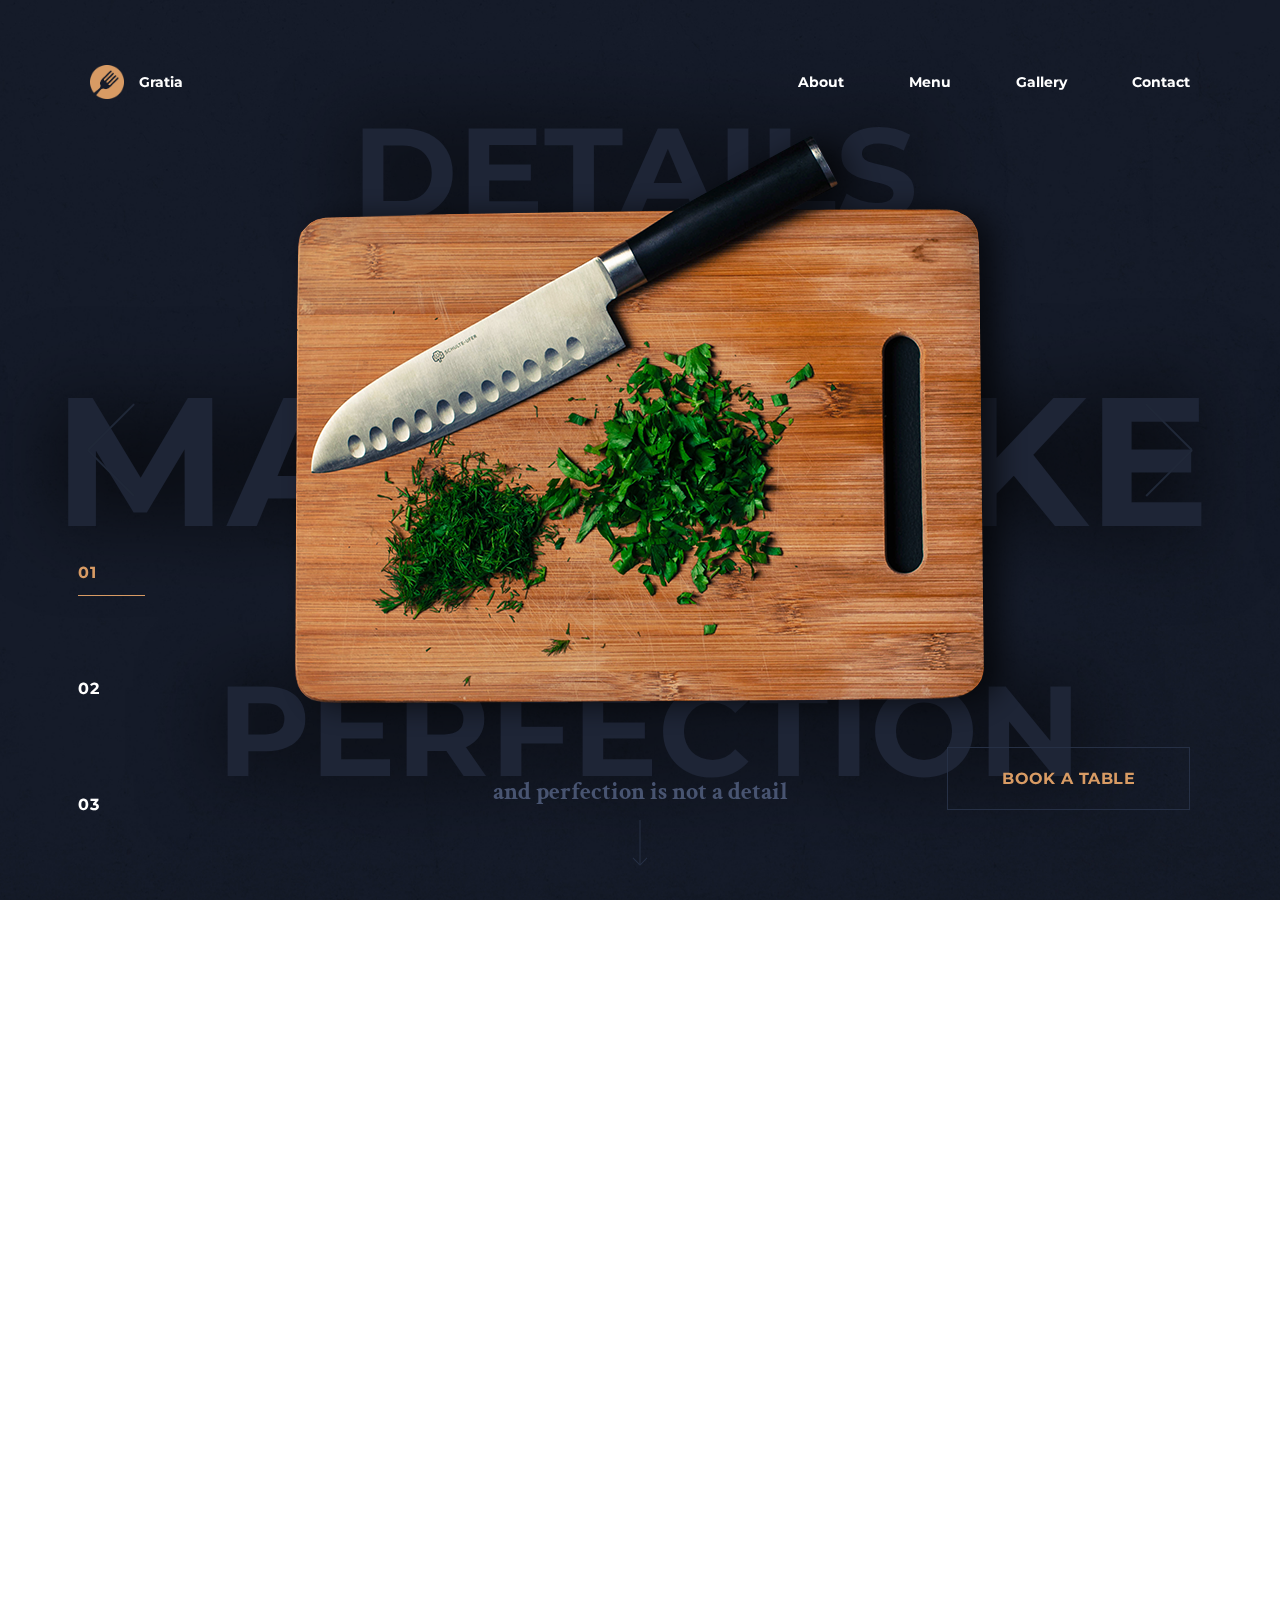
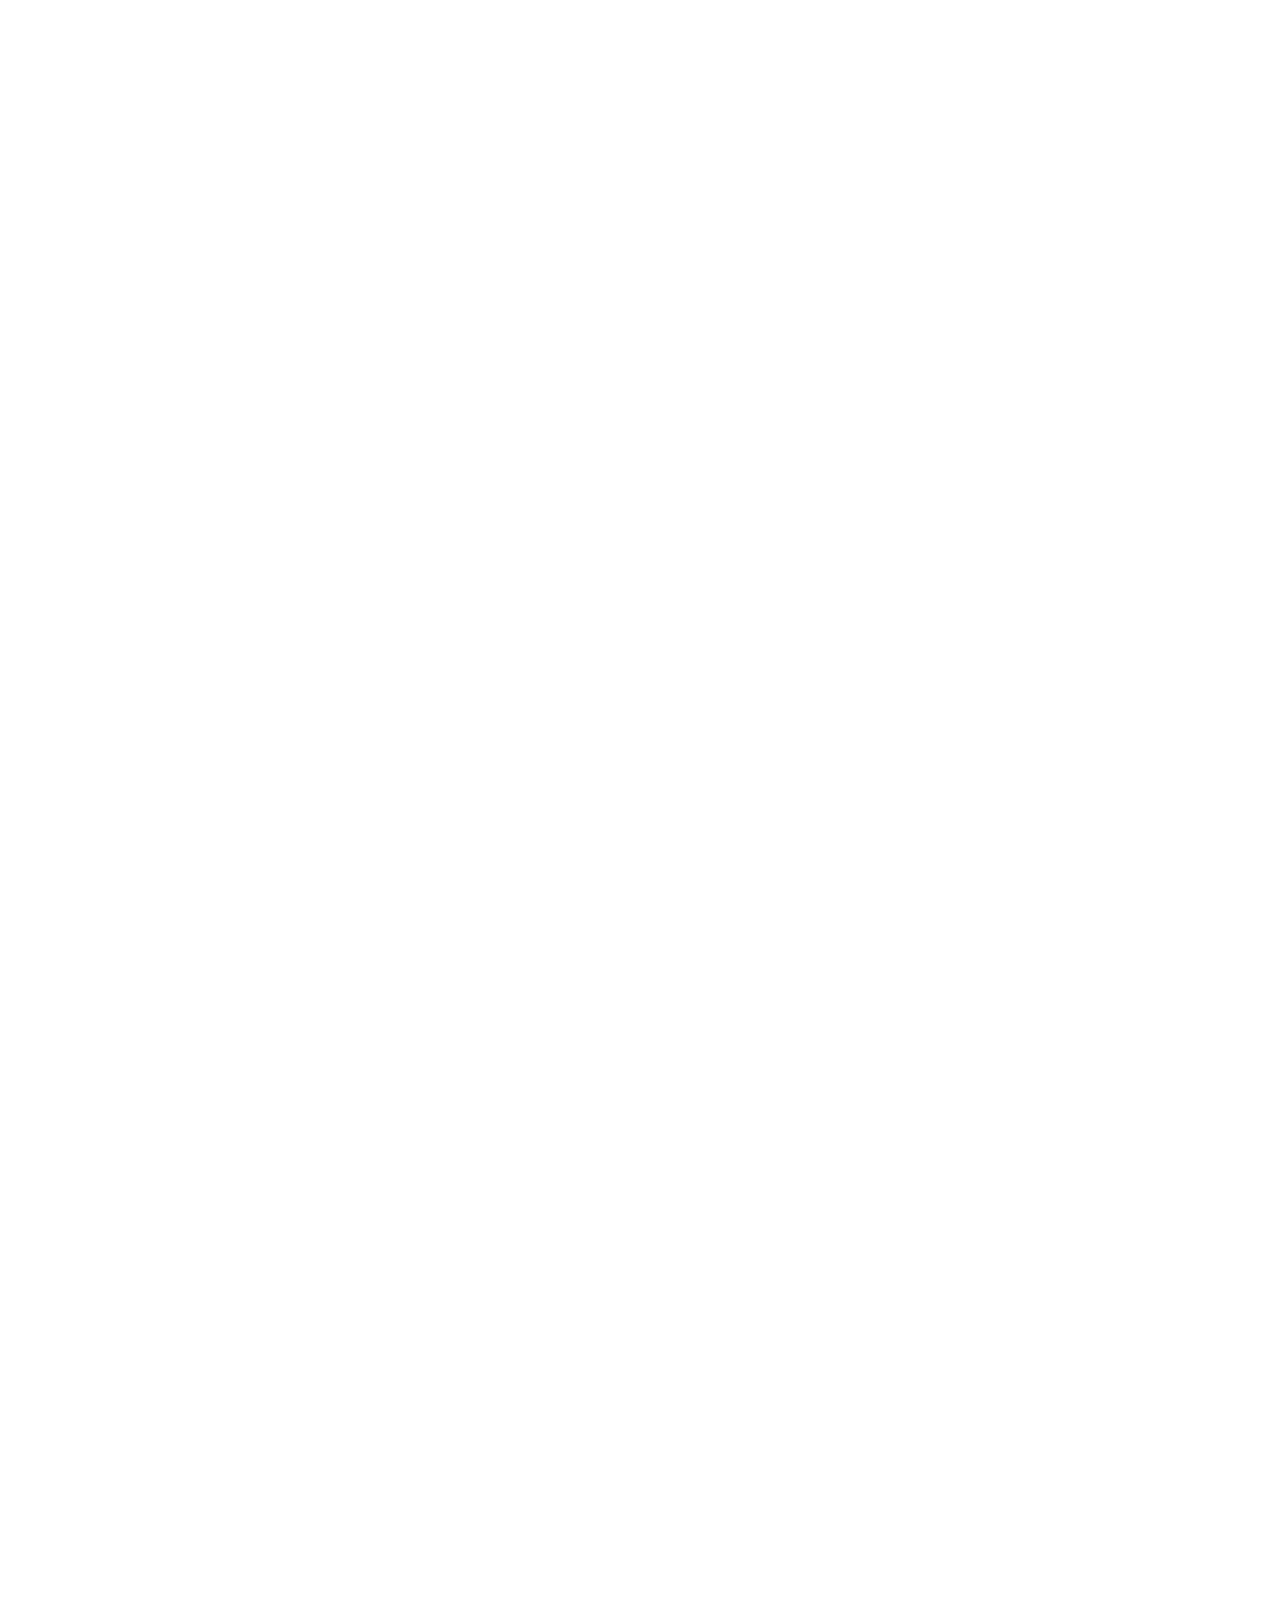
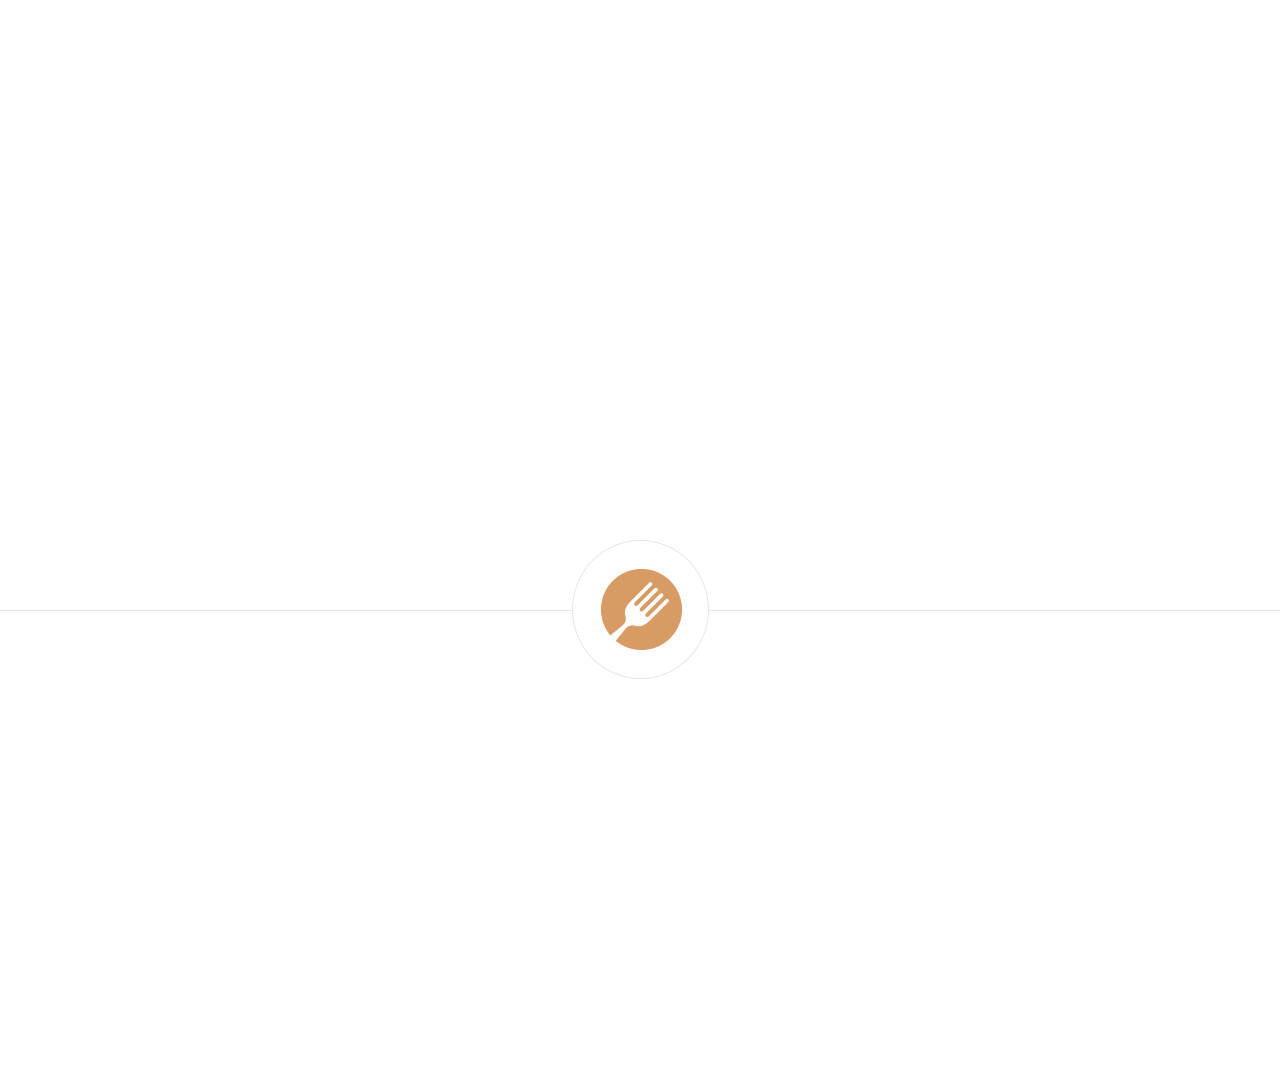
<file: index.html>
<!DOCTYPE html>
<html>
<head>
	<meta charset="utf-8">
	<meta name="viewport" content="width=device-width, initial-scale=1.0, maximum-scale=1.0, user-scalable=0">
	<title></title>
	<link rel="stylesheet" type="text/css" href="css/style.css">
	<link href="https://unpkg.com/aos@2.3.1/dist/aos.css" rel="stylesheet">
</head>
<body>

	<div class="wrapper">
		
		<div class="main">
			<div class="main__bg">
				<img src="img/images/BG.jpg" alt="">
			</div>

			<header class="header">
				<a href="index.html" class="header__logo">
					<img src="img/icons/Logo.png" alt="" data-aos="fade-right" data-aos-delay="300">
					<p class="header__logo-txt" data-aos="fade-right">Gratia</p>
				</a>
				<div class="header__button">
					<span></span>
				</div>
				<div class="header__burger"></div>
				<ul class="header__menu" data-da="header__burger, first,768">
					<li class="header__li" data-aos="flip-left" data-aos-delay="550"><a href="">About</a></li>
					<li class="header__li" data-aos="flip-left" data-aos-delay="650"><a href="menu.html">Menu</a></li>
					<li class="header__li" data-aos="flip-left" data-aos-delay="750"><a href="burger.html">Gallery</a></li>
					<li class="header__li" data-aos="flip-left" data-aos-delay="850"><a href="booking.html">Contact</a></li>
				</ul>
			</header>
			
			<div class="slider">
				<div class="slider__item">
					<div class="slider__img">
						<p class="slider__text slLeft">MA</p>
						<p class="slider__text slUp">DETAILS</p>
						<img src="img/images/board.png" alt="">
						<p class="slider__text slRight">KE</p>
						<p class="slider__text slDown">PERFECTION</p>
					</div>
				</div>
				<div class="slider__item">
					<div class="slider__img">
						<p class="slider__text slLeft">MA</p>
						<p class="slider__text slUp">DETAILS</p>
						<img src="img/images/board.png" alt="">
						<p class="slider__text slRight">KE</p>
						<p class="slider__text slDown">PERFECTION</p>
					</div>
				</div>
				<div class="slider__item">
					<div class="slider__img">
						<p class="slider__text slLeft">MA</p>
						<p class="slider__text slUp">DETAILS</p>
						<img src="img/images/board.png" alt="">
						<p class="slider__text slRight">KE</p>
						<p class="slider__text slDown">PERFECTION</p>
					</div>
				</div>
			</div>
			
			<div class="dots"></div>

			<p class="main__text">and perfection is  not a detail <span></span></p>

			<button class="main__button" data-aos="zoom-in-left" data-aos-delay="950">BOOK A TABLE</button>
		</div>

		<section class="perfection">
			<div class="perfection__row">
				<h2 class="perfection__blur blur" data-aos="blur">Gratia</h2>
				<div class="perfection__heading heading">
					<h2 class="perfection__title title" data-aos="blur-in" data-aos-delay="400">PERFECTION</h2>
					<p class="perfection__text text" data-aos="blur-in" data-aos-delay="600">Lorem ipsum dolor sit amet, consectetur adipiscing elit.</p>
				</div>
				<div class= "perfection__wrapper">
					<div class="perfection__item" data-aos="fadeInLeft">
						<div class="perfection__img">
							<div class="perfection__dark"></div>
							<img src="img/images/desserts.jpg" alt="">
						</div>
						<div class="perfection__text-wrapper">
							<h2 class="perfection__subtitle title">DESSERTS</h2>
							<p class="perfection__txt text">Lorem ipsum dolor sit amet, consectetur adipiscing elit.</p>
						</div>
					</div>
					<div class="perfection__item first-animate" data-aos="fadeInUp">
						<div class="perfection__img perfection__img-big">
							<img src="img/images/Smoothies.jpg" alt="">
						</div>
						<div class="perfection__text-wrapper">
							<h2 class="perfection__subtitle title">SMOOTHIES</h2>
							<p class="perfection__txt text">Lorem ipsum dolor sit amet, consectetur adipiscing elit.</p>
						</div>
					</div>
					<div class="perfection__item" data-aos="fadeInRight">
						<div class="perfection__img">
							<div class="perfection__dark"></div>
							<img src="img/images/breakfast.jpg" alt="">
						</div>
						<div class="perfection__text-wrapper">
							<h2 class="perfection__subtitle title">BREAKFAST</h2>
							<p class="perfection__txt text">Lorem ipsum dolor sit amet, consectetur adipiscing elit.</p>
						</div>
					</div>
				</div>
				<a href="" class="perfection__other" data-aos="fade-up" data-aos-offset="300">CHECK OTHER OFFERS</a>
			</div>
		</section>

		<section class="details" data-aos="fade">
			<div class="details__bg">
				<img src="img/images/buns.jpg" alt="">
			</div>
			<div class="details__row">
				<div class="details__item" data-aos="flip-up" data-aos-offset="300" data-aos-duration="1300">
					<div class="details__wrapper">
						<h2 class="details__title title" data-aos="fadeInUp" data-aos-delay="1400" data-aos-anchor=".details__item">DETAILS</h2>
						<p class="details__text text" data-aos="fadeInUp" data-aos-delay="1200" data-aos-anchor=".details__item">Lorem ipsum dolor sit amet, consectetur adipiscing elit.</p>
						<button class="details__button" data-aos="fadeInUp" data-aos-delay="1000" data-aos-anchor=".details__item">PREPARATION OF OUR DISHES</button>
					</div>
				</div>
			</div>
		</section>

		<section class="other">
			<div class="other__row">
				<h2 class="other__blur blur" data-aos="blur">Gratia</h2>
				<div class="other__heading heading">
					<h2 class="other__title title" data-aos="blur-in" data-aos-delay="400">HOW WE REACH THIS?</h2>
					<p class="other__text text" data-aos="blur-in" data-aos-delay="600">Lorem ipsum dolor sit amet, consectetur adipiscing elit.</p>
				</div>
				<div class= "other__wrapper">
					<div class="other__item" data-aos-offset="200" data-aos="zoom-in" data-aos-delay="300">
						<p class="other__numeral">4</p>
						<div class="other__text-wrapper">
							<h2 class="other__subtitle title">DIFFRENT LOCATIONS</h2>
							<p class="other__txt text">Lorem ipsum dolor sit amet, consectetur adipiscing elit.</p>
						</div>
					</div>
					<div class="other__item" data-aos-offset="200" data-aos="zoom-in">
						<p class="other__numeral">532</p>
						<div class="other__text-wrapper">
							<h2 class="other__subtitle title">FRESH PRODUCTS</h2>
							<p class="other__txt text">Lorem ipsum dolor sit amet, consectetur adipiscing elit.</p>
						</div>
					</div>
					<div class="other__item" data-aos-offset="200" data-aos="zoom-in" data-aos-delay="500">
						<p class="other__numeral">16</p>
						<div class="other__text-wrapper">
							<h2 class="other__subtitle title">THE BEST FROM THE BEGGINING</h2>
							<p class="other__txt text">Lorem ipsum dolor sit amet, consectetur adipiscing elit.</p>
						</div>
					</div>
				</div>
			</div>
		</section>

<footer class="footer">
	<div class="footer__row">
		<div class="footer__logo">
			<img src="img/icons/Logo.png" alt="">
		</div>
		<div class="footer__heading heading">
			<h3 class="footer__title" data-aos="blur-in" data-aos-offset="150">Gratia Restaurant</h3>
			<p class="footer__text" data-aos="blur-in" data-aos-offset="150" data-aos-delay="200">Copyright 2016. All rights reserved by symu</p>
			<div class="footer__social">
				<a href="" class="footer__network">
					<img src="img/icons/FB.png" alt="" data-aos-offset="150" data-aos="fade-up" data-aos-anchor-placement="top-bottom">
				</a>
				<a href="" class="footer__network">
					<img src="img/icons/TR.png" alt="" data-aos-offset="150" data-aos="fade-up" data-aos-delay="200" data-aos-anchor-placement="top-bottom">
				</a>
				<a href="" class="footer__network">
					<img src="img/icons/IG.png" alt="" data-aos-offset="150" data-aos="fade-up" data-aos-delay="400" data-aos-anchor-placement="top-bottom">
				</a>
			</div>
		</div>
	</div>
</footer>
	</div>

<script src="https://code.jquery.com/jquery-3.4.1.min.js"></script>
<script src="js/slick.min.js"></script>
<script src="https://unpkg.com/aos@2.3.1/dist/aos.js"></script>
<script src="js/main.js"></script>
</body>
</html>
</file>
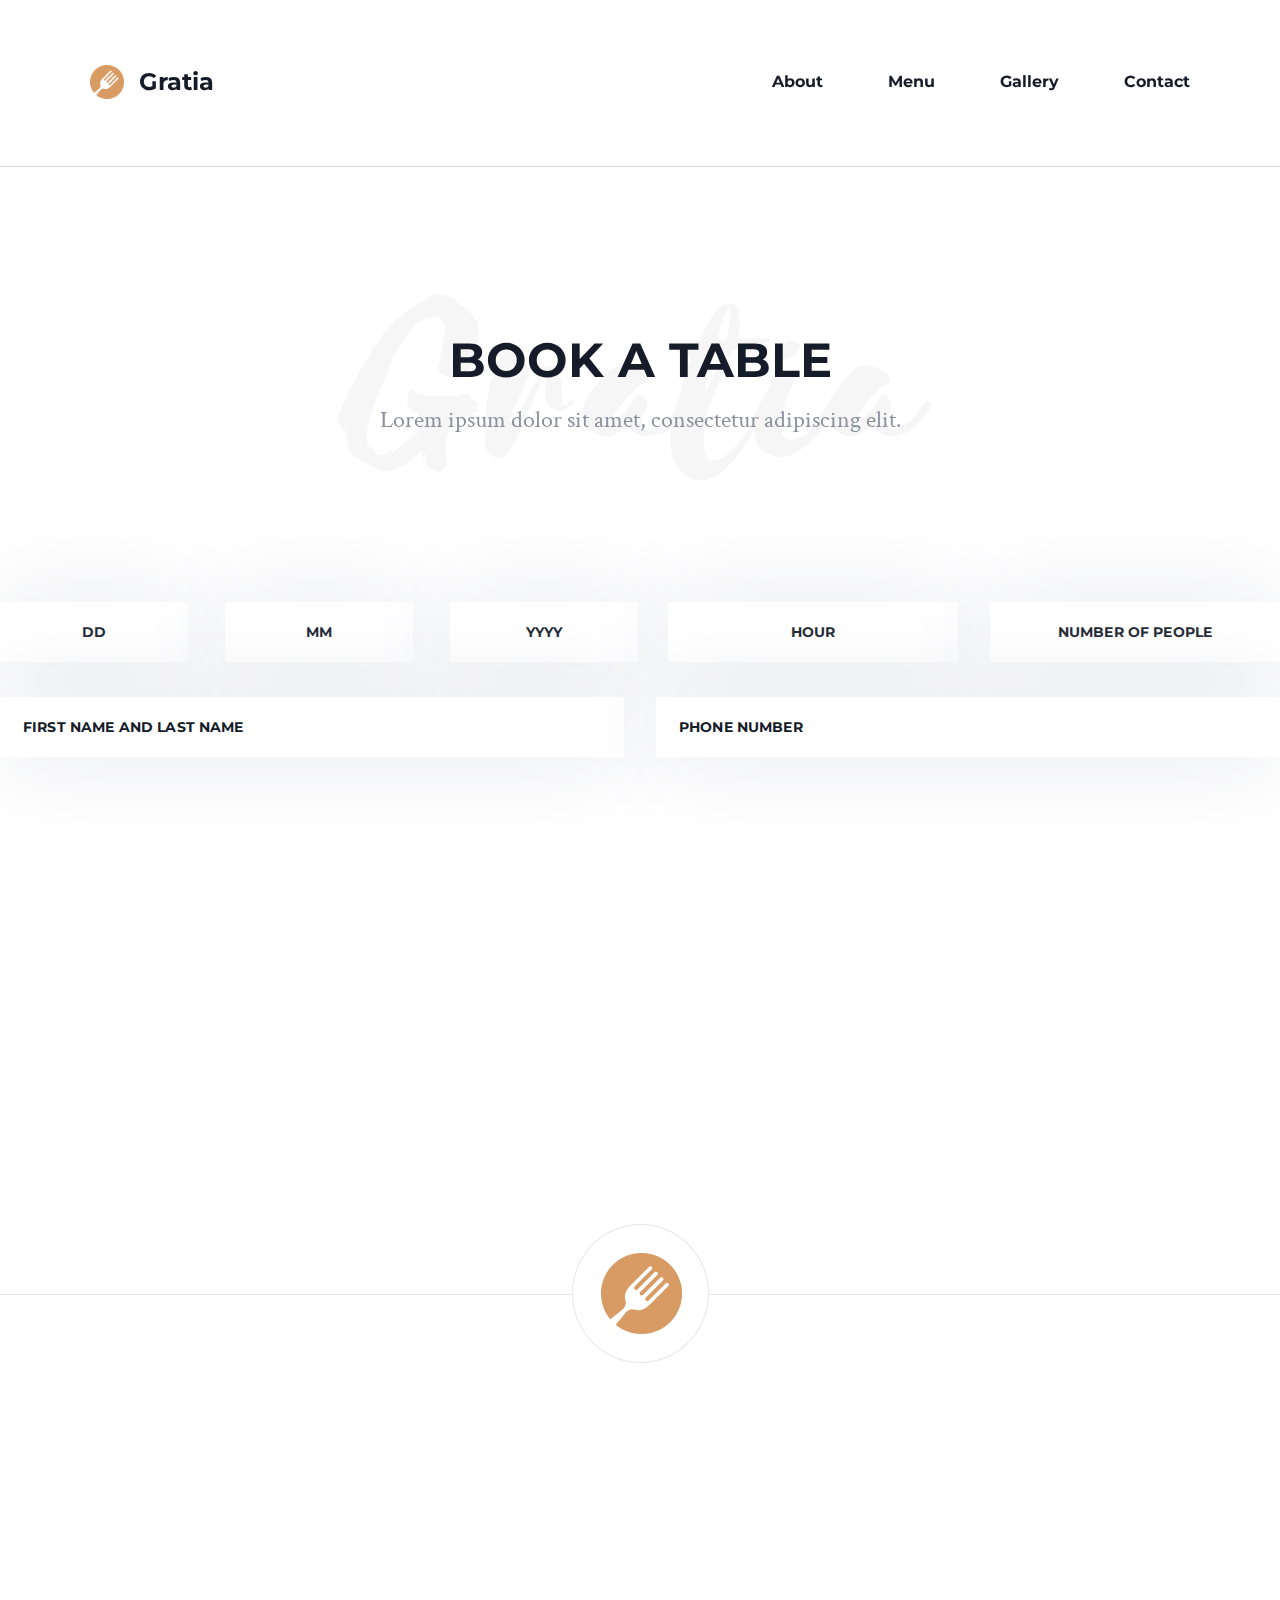
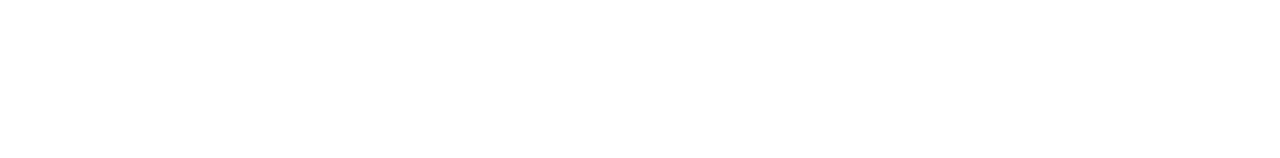
<file: booking.html>
<!DOCTYPE html>
<html>
<head>
	<meta charset="utf-8">
	<meta name="viewport" content="width=device-width, initial-scale=1.0, maximum-scale=1.0, user-scalable=0">
	<title></title>
	<link rel="stylesheet" type="text/css" href="css/style.css">
	<link href="https://unpkg.com/aos@2.3.1/dist/aos.css" rel="stylesheet">
</head>
<body>

	<div class="wrapper">
<header class="header black">
	<a href="index.html" class="header__logo">
		<img src="img/icons/Logo.png" alt="" data-aos="fade-right" data-aos-delay="300">
		<p class="header__logo-txt" data-aos="fade-right">Gratia</p>
	</a>
	<div class="header__button">
		<span></span>
	</div>
	<div class="header__burger"></div>
	<ul class="header__menu" data-da="header__burger, first,768">
		<li class="header__li" data-aos="flip-left" data-aos-duration="1500" data-aos-delay="550"><a href="">About</a></li>
		<li class="header__li" data-aos="flip-left" data-aos-duration="1500" data-aos-delay="650"><a href="menu.html">Menu</a></li>
		<li class="header__li" data-aos="flip-left" data-aos-duration="1500" data-aos-delay="750"><a href="burger.html">Gallery</a></li>
		<li class="header__li" data-aos="flip-left" data-aos-duration="1500" data-aos-delay="850"><a href="booking.html">Contact</a></li>
	</ul>
</header>		<section class="booking">
			<h2 class="booking__blur blur" data-aos="blur">Gratia</h2>
				<div class="booking__heading heading">
					<h2 class="booking__title title" data-aos="blur-in" data-aos-delay="400">BOOK A TABLE</h2>
					<p class="booking__text text" data-aos="blur-in" data-aos-delay="600">Lorem ipsum dolor sit amet, consectetur adipiscing elit.</p>
				</div>
			<div class="booking__container">
				<div class="booking__row row">
					<form action="" class="booking__form">
						<div class="booking__block-1">
							<div class="booking__input" data-aos="fadeInUp">
								<input type="text" placeholder="DD">
							</div>
							<div class="booking__input" data-aos="fadeInUp" data-aos-delay="200">
								<input type="text" placeholder="MM">
							</div>
							<div class="booking__input" data-aos="fadeInUp" data-aos-delay="400">
								<input type="text" placeholder="YYYY">
							</div>
							<div class="booking__input" data-aos="fadeInUp" data-aos-delay="600">
								<input type="text" placeholder="HOUR">
							</div>
							<div class="booking__input" data-aos="fadeInUp" data-aos-delay="800">
								<input type="text" placeholder="NUMBER OF PEOPLE">
							</div>
						</div>
						<div class="booking__block-2">
							<div class="booking__input" data-aos="fadeInUp" data-aos-delay="200">
								<input type="text" placeholder="FIRST NAME AND LAST NAME">
							</div>
							<div class="booking__input" data-aos="fadeInUp" data-aos-delay="400">
								<input type="text" placeholder="PHONE NUMBER">
							</div>
						</div>
						<div class="booking__block-2">
							<div class="booking__input" data-aos="fadeInUp" data-aos-delay="200">
								<input type="email" placeholder="E-MAIL">
							</div>
							<div class="booking__input booking__select" data-aos="fadeInUp" data-aos-delay="400">
								<span></span>
								<select>
								  <option>PREPARE MENU</option>
								  <option>Пункт 2</option>
								</select>
							</div>
						</div>
						<div class="booking__area" data-aos="fadeInUp">
							<textarea cols="30" rows="10" placeholder="Your message.."></textarea>
						</div>
						<div class="booking__btn" data-aos="fadeInUp">
							<button>SEND</button>
						</div>
					</form>

				</div>
			</div>
		</section>
<footer class="footer">
	<div class="footer__row">
		<div class="footer__logo">
			<img src="img/icons/Logo.png" alt="">
		</div>
		<div class="footer__heading heading">
			<h3 class="footer__title" data-aos="blur-in" data-aos-offset="150">Gratia Restaurant</h3>
			<p class="footer__text" data-aos="blur-in" data-aos-offset="150" data-aos-delay="200">Copyright 2016. All rights reserved by symu</p>
			<div class="footer__social">
				<a href="" class="footer__network">
					<img src="img/icons/FB.png" alt="" data-aos-offset="150" data-aos="fade-up" data-aos-anchor-placement="top-bottom">
				</a>
				<a href="" class="footer__network">
					<img src="img/icons/TR.png" alt="" data-aos-offset="150" data-aos="fade-up" data-aos-delay="200" data-aos-anchor-placement="top-bottom">
				</a>
				<a href="" class="footer__network">
					<img src="img/icons/IG.png" alt="" data-aos-offset="150" data-aos="fade-up" data-aos-delay="400" data-aos-anchor-placement="top-bottom">
				</a>
			</div>
		</div>
	</div>
</footer>	</div>

<script src="https://code.jquery.com/jquery-3.4.1.min.js"></script>
<script src="js/slick.min.js"></script>
<script src="https://unpkg.com/aos@2.3.1/dist/aos.js"></script>
<script src="js/main.js"></script>
</body>
</html>
</file>
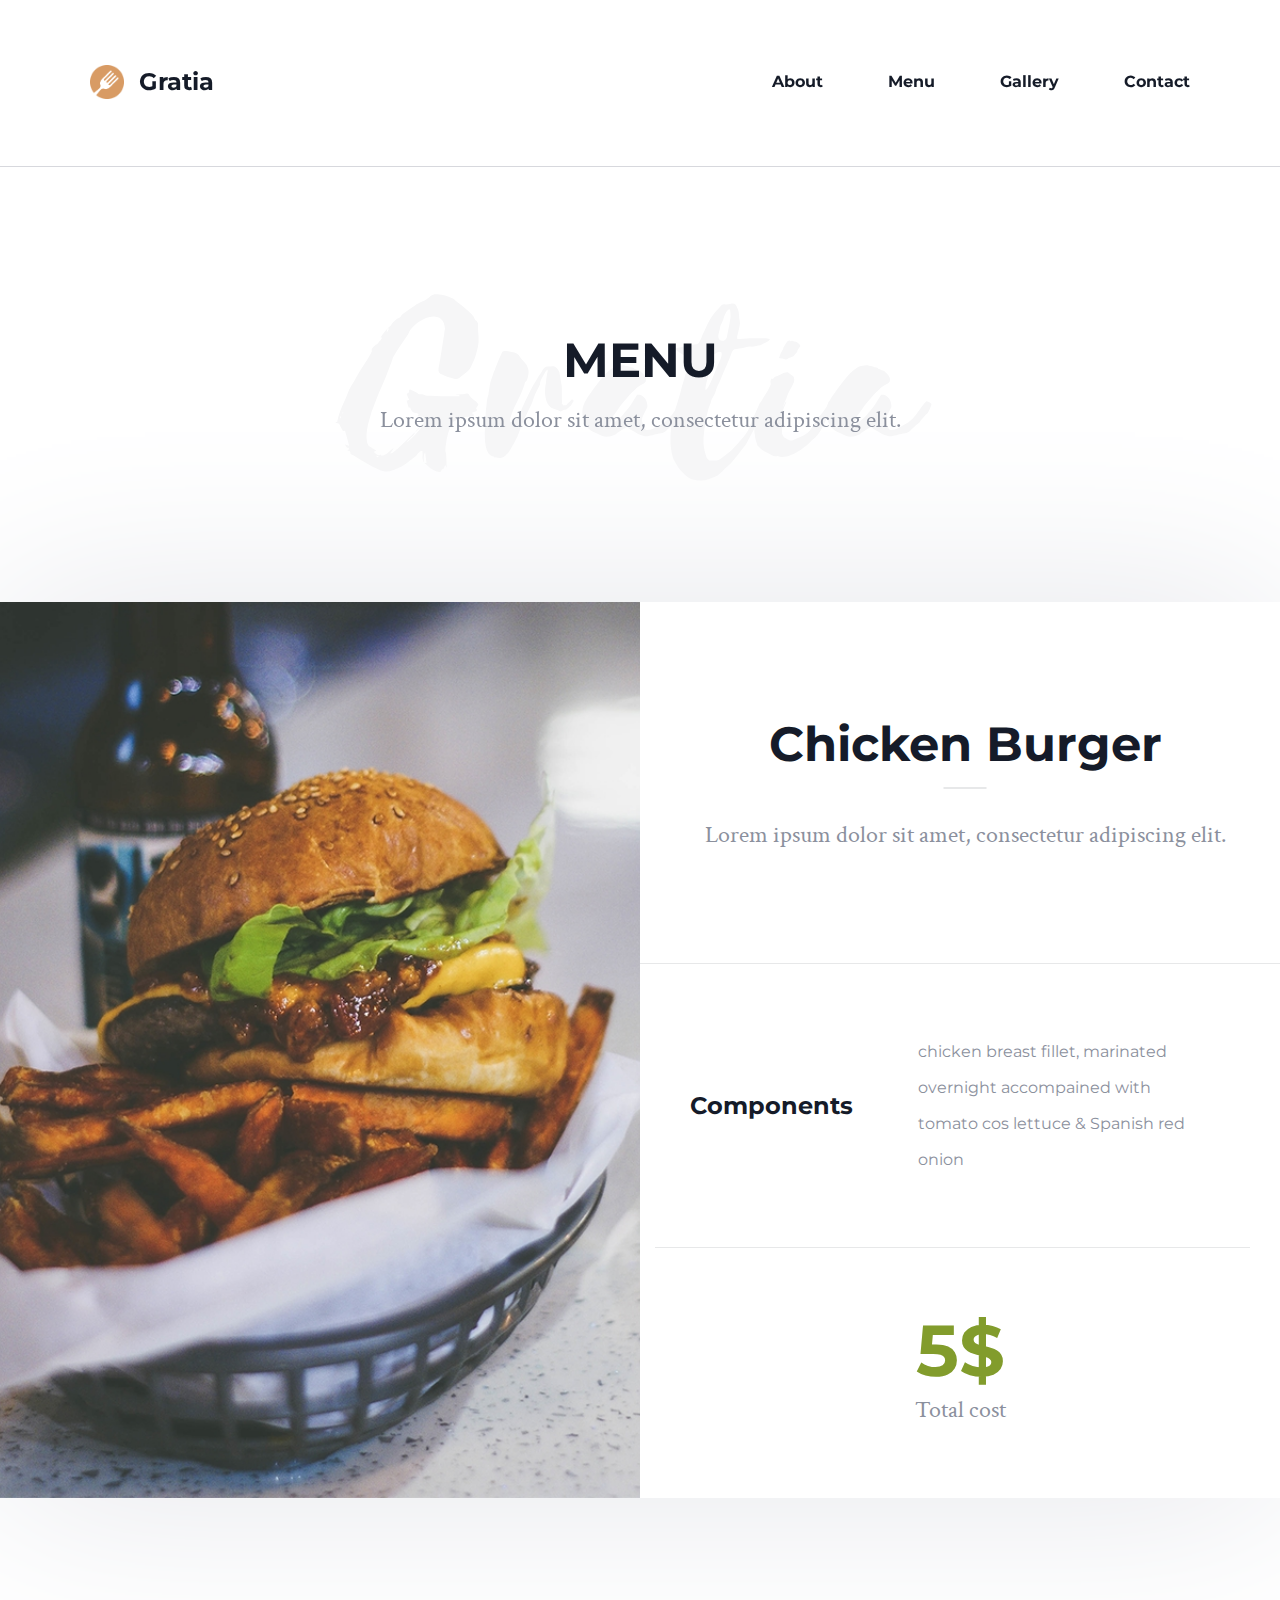
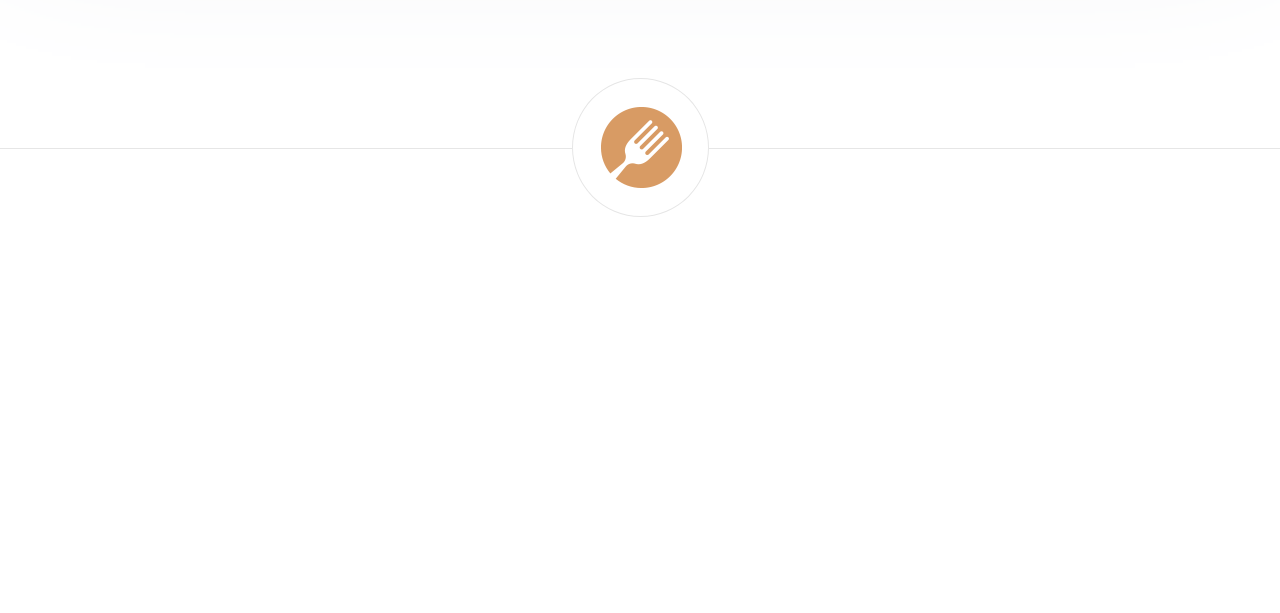
<file: burger.html>
<!DOCTYPE html>
<html>
<head>
	<meta charset="utf-8">
	<meta name="viewport" content="width=device-width, initial-scale=1.0, maximum-scale=1.0, user-scalable=0">
	<title></title>
	<link rel="stylesheet" type="text/css" href="css/style.css">
	<link href="https://unpkg.com/aos@2.3.1/dist/aos.css" rel="stylesheet">
</head>
<body>

	<div class="wrapper">
<header class="header black">
	<a href="index.html" class="header__logo">
		<img src="img/icons/Logo.png" alt="" data-aos="fade-right" data-aos-delay="300">
		<p class="header__logo-txt" data-aos="fade-right">Gratia</p>
	</a>
	<div class="header__button">
		<span></span>
	</div>
	<div class="header__burger"></div>
	<ul class="header__menu" data-da="header__burger, first,768">
		<li class="header__li" data-aos="flip-left" data-aos-duration="1500" data-aos-delay="550"><a href="">About</a></li>
		<li class="header__li" data-aos="flip-left" data-aos-duration="1500" data-aos-delay="650"><a href="menu.html">Menu</a></li>
		<li class="header__li" data-aos="flip-left" data-aos-duration="1500" data-aos-delay="750"><a href="burger.html">Gallery</a></li>
		<li class="header__li" data-aos="flip-left" data-aos-duration="1500" data-aos-delay="850"><a href="booking.html">Contact</a></li>
	</ul>
</header>		<section class="burger">
			<h2 class="burger__blur blur" data-aos="blur">Gratia</h2>
				<div class="burger__heading heading">
					<h2 class="burger__title title" data-aos="blur-in" data-aos-delay="400">MENU</h2>
					<p class="burger__text text" data-aos="blur-in" data-aos-delay="600">Lorem ipsum dolor sit amet, consectetur adipiscing elit.</p>
				</div>
			<div class="burger__container">
				<div class="burger__row row">
					<div class="item">
						<div class="item__img">
							<img src="img/images/chicken_burger.jpg" alt="">
						</div>
						<div class="item__body">
							<div class="item__heading">
								<h3 class="item__title title">Chicken burger</h3>
								<p class="item__text text">Lorem ipsum dolor sit amet, consectetur adipiscing elit.</p>
							</div>
							<div class="item__description">
								<h4 class="item__subtitle title">Components</h4>
								<p class="item__subtext">chicken breast fillet, marinated overnight accompained with tomato cos lettuce & Spanish red onion</p>
							</div>
							<div class="item__price">
								<p class="item__cost"><a href="booking.html">5$</a></p>
								<p class="item__txt"><a href="booking.html">Total cost</a></p>
							</div>
						</div>
					</div>
				</div>
			</div>
		</section>
<footer class="footer">
	<div class="footer__row">
		<div class="footer__logo">
			<img src="img/icons/Logo.png" alt="">
		</div>
		<div class="footer__heading heading">
			<h3 class="footer__title" data-aos="blur-in" data-aos-offset="150">Gratia Restaurant</h3>
			<p class="footer__text" data-aos="blur-in" data-aos-offset="150" data-aos-delay="200">Copyright 2016. All rights reserved by symu</p>
			<div class="footer__social">
				<a href="" class="footer__network">
					<img src="img/icons/FB.png" alt="" data-aos-offset="150" data-aos="fade-up" data-aos-anchor-placement="top-bottom">
				</a>
				<a href="" class="footer__network">
					<img src="img/icons/TR.png" alt="" data-aos-offset="150" data-aos="fade-up" data-aos-delay="200" data-aos-anchor-placement="top-bottom">
				</a>
				<a href="" class="footer__network">
					<img src="img/icons/IG.png" alt="" data-aos-offset="150" data-aos="fade-up" data-aos-delay="400" data-aos-anchor-placement="top-bottom">
				</a>
			</div>
		</div>
	</div>
</footer>	</div>

<script src="https://code.jquery.com/jquery-3.4.1.min.js"></script>
<script src="js/slick.min.js"></script>
<script src="https://unpkg.com/aos@2.3.1/dist/aos.js"></script>
<script src="js/main.js"></script>
</body>
</html>
</file>
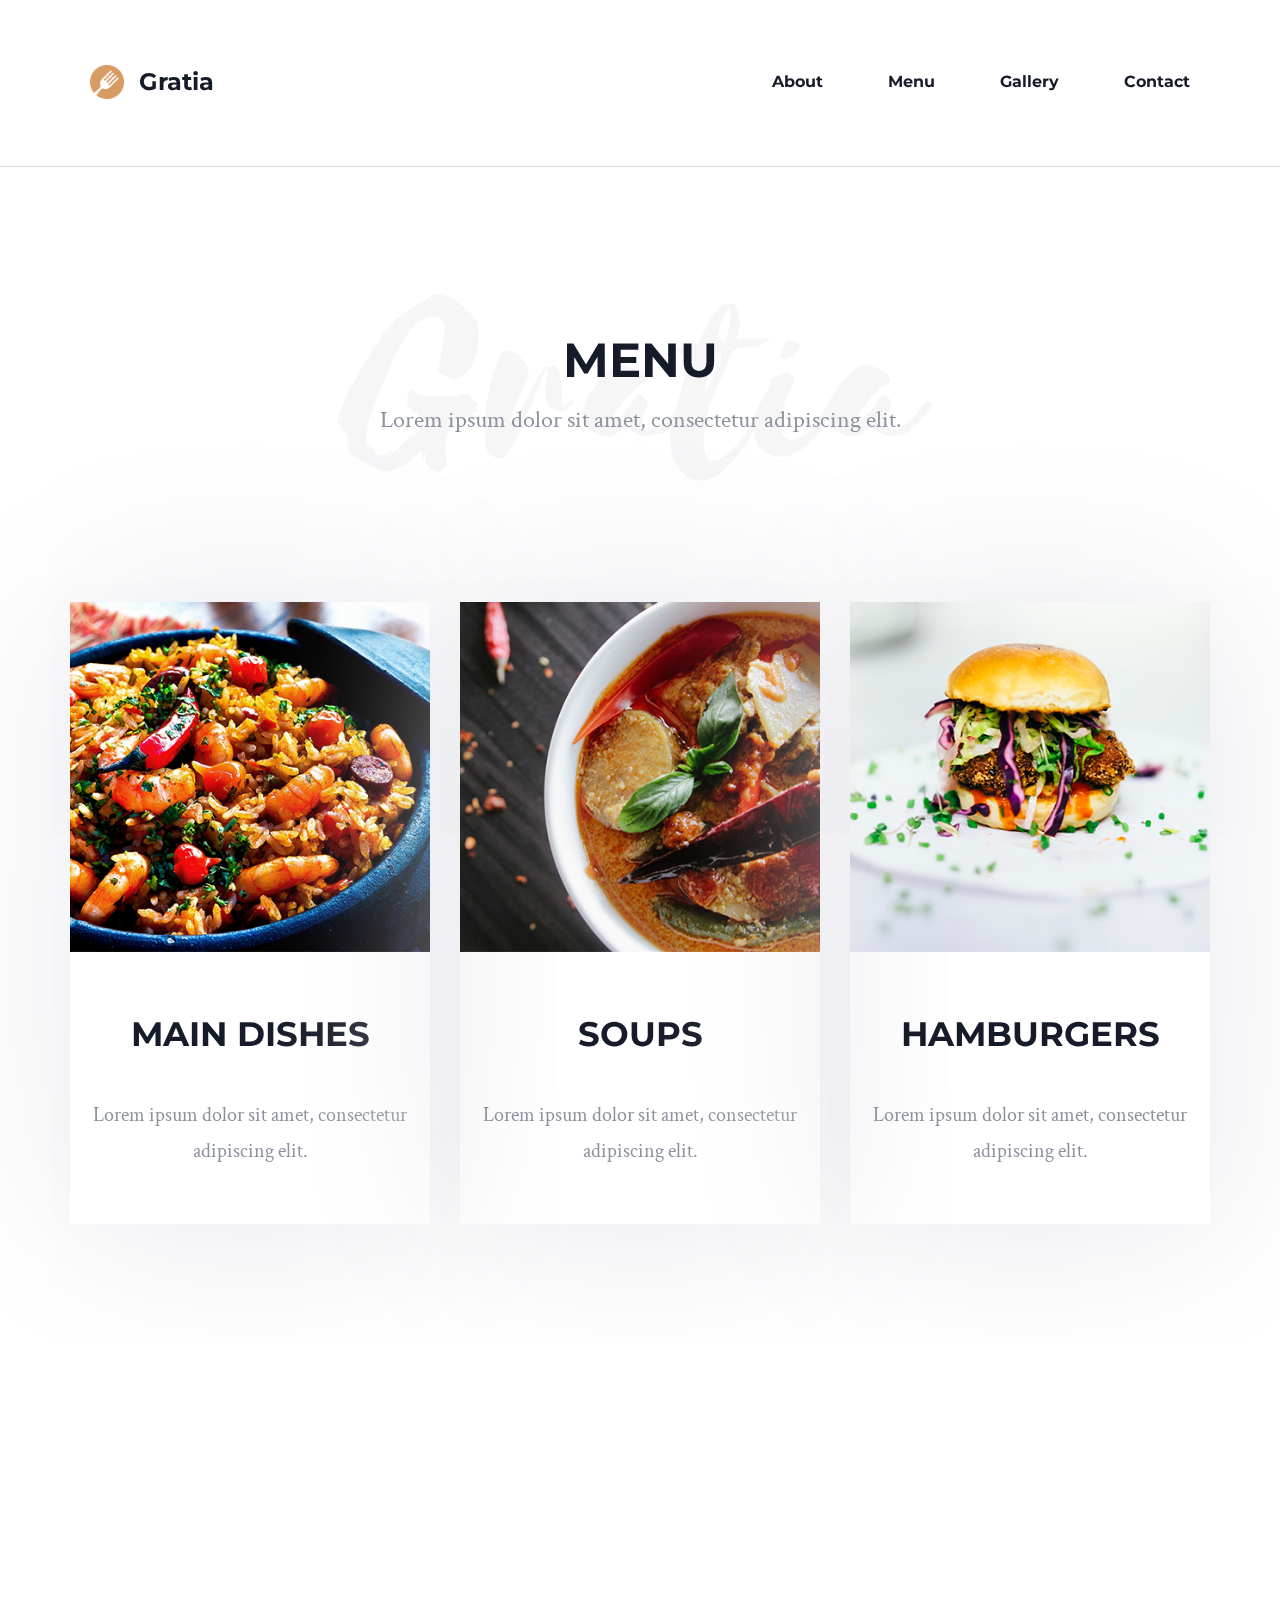
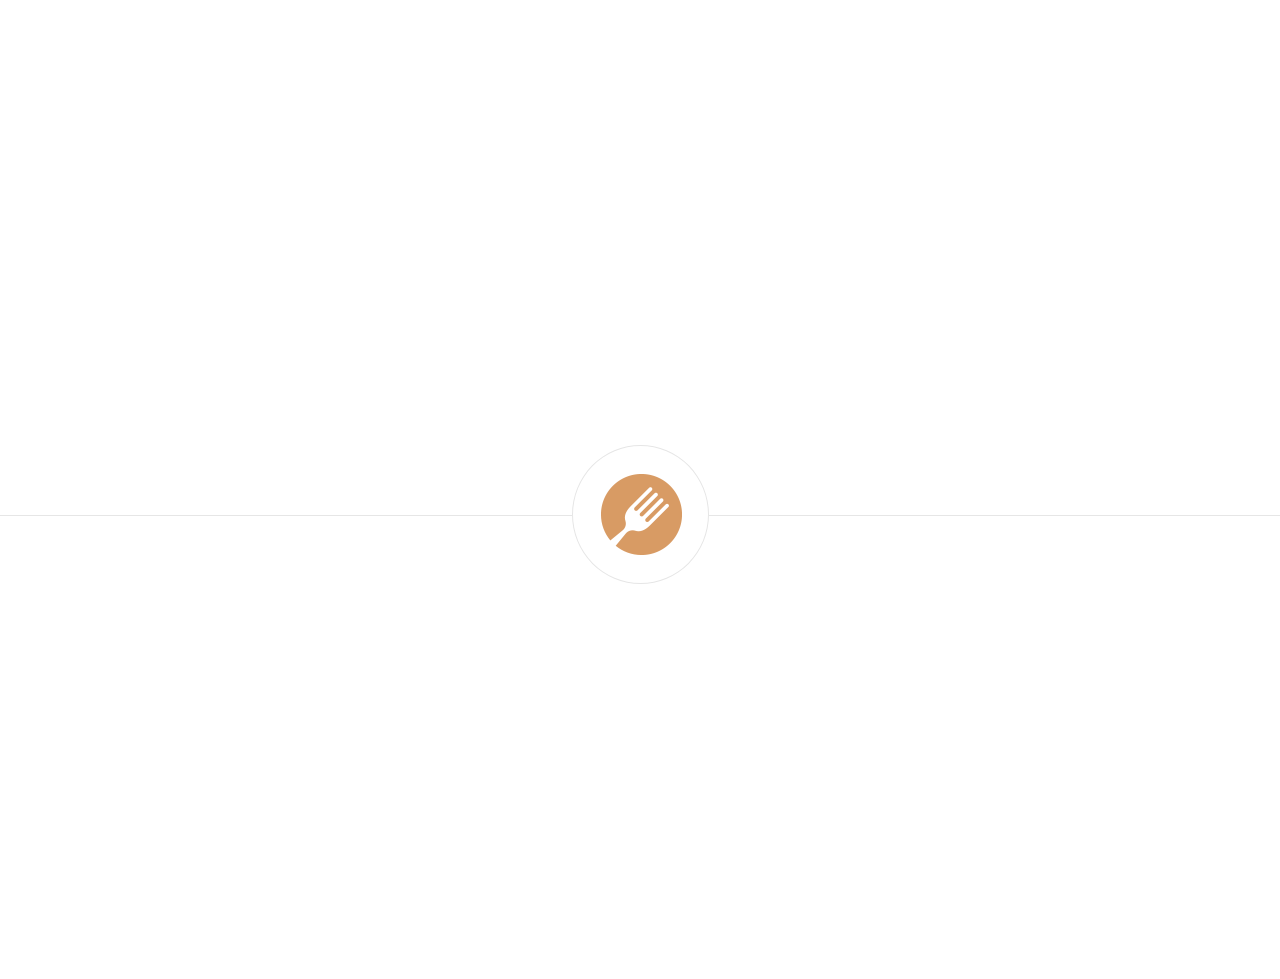
<file: menu.html>
<!DOCTYPE html>
<html>
<head>
	<meta charset="utf-8">
	<meta name="viewport" content="width=device-width, initial-scale=1.0, maximum-scale=1.0, user-scalable=0">
	<title></title>
	<link rel="stylesheet" type="text/css" href="css/style.css">
	<link href="https://unpkg.com/aos@2.3.1/dist/aos.css" rel="stylesheet">
</head>
<body>

	<div class="wrapper">
<header class="header black">
	<a href="index.html" class="header__logo">
		<img src="img/icons/Logo.png" alt="" data-aos="fade-right" data-aos-delay="300">
		<p class="header__logo-txt" data-aos="fade-right">Gratia</p>
	</a>
	<div class="header__button">
		<span></span>
	</div>
	<div class="header__burger"></div>
	<ul class="header__menu" data-da="header__burger, first,768">
		<li class="header__li" data-aos="flip-left" data-aos-duration="1500" data-aos-delay="550"><a href="">About</a></li>
		<li class="header__li" data-aos="flip-left" data-aos-duration="1500" data-aos-delay="650"><a href="menu.html">Menu</a></li>
		<li class="header__li" data-aos="flip-left" data-aos-duration="1500" data-aos-delay="750"><a href="burger.html">Gallery</a></li>
		<li class="header__li" data-aos="flip-left" data-aos-duration="1500" data-aos-delay="850"><a href="booking.html">Contact</a></li>
	</ul>
</header>		<section class="menu">
			<h2 class="menu__blur blur" data-aos="blur">Gratia</h2>
				<div class="menu__heading heading">
					<h2 class="menu__title title" data-aos="blur-in" data-aos-delay="400">MENU</h2>
					<p class="menu__text text" data-aos="blur-in" data-aos-delay="600">Lorem ipsum dolor sit amet, consectetur adipiscing elit.</p>
				</div>
			<div class="menu__container">
				<div class="menu__row row">
					<div class="menu__item" data-aos="fade">
						<div class="menu__img">
							<img src="img/images/dishe.png" alt="">
						</div>
						<div class="menu__text-wrapper">
							<h3 class="menu__subtitle title">MAIN DISHES</h3>
							<p class="menu__subtext text">Lorem ipsum dolor sit amet, consectetur adipiscing elit.</p>
						</div>
					</div>
					<div class="menu__item" data-aos="fade" data-aos-delay="200">
						<div class="menu__img">
							<img src="img/images/soup.png" alt="">
						</div>
						<div class="menu__text-wrapper">
							<h3 class="menu__subtitle title">SOUPS</h3>
							<p class="menu__subtext text">Lorem ipsum dolor sit amet, consectetur adipiscing elit.</p>
						</div>
					</div>
					<div class="menu__item" data-aos="fade" data-aos-delay="400">
						<div class="menu__img">
							<img src="img/images/hamburger.png" alt="">
						</div>
						<div class="menu__text-wrapper">
							<h3 class="menu__subtitle title">HAMBURGERS</h3>
							<p class="menu__subtext text">Lorem ipsum dolor sit amet, consectetur adipiscing elit.</p>
						</div>
					</div>
				</div>
				<div class="menu__row">
					<div class="menu__item" data-aos="fade">
						<div class="menu__img">
							<img src="img/images/dessert.png" alt="">
						</div>
						<div class="menu__text-wrapper">
							<h3 class="menu__subtitle title">DESSERTS</h3>
							<p class="menu__subtext text">Lorem ipsum dolor sit amet, consectetur adipiscing elit.</p>
						</div>
					</div>
					<div class="menu__item" data-aos="fade" data-aos-delay="200">
						<div class="menu__img">
							<img src="img/images/barbecue.png" alt="">
						</div>
						<div class="menu__text-wrapper">
							<h3 class="menu__subtitle title">BARBECUE</h3>
							<p class="menu__subtext text">Lorem ipsum dolor sit amet, consectetur adipiscing elit.</p>
						</div>
					</div>
					<div class="menu__item" data-aos="fade" data-aos-delay="400">
						<div class="menu__img">
							<img src="img/images/salad.png" alt="">
						</div>
						<div class="menu__text-wrapper">
							<h3 class="menu__subtitle title">SALADS</h3>
							<p class="menu__subtext text">Lorem ipsum dolor sit amet, consectetur adipiscing elit.</p>
						</div>
					</div>
				</div>
			</div>
		</section>
<footer class="footer">
	<div class="footer__row">
		<div class="footer__logo">
			<img src="img/icons/Logo.png" alt="">
		</div>
		<div class="footer__heading heading">
			<h3 class="footer__title" data-aos="blur-in" data-aos-offset="150">Gratia Restaurant</h3>
			<p class="footer__text" data-aos="blur-in" data-aos-offset="150" data-aos-delay="200">Copyright 2016. All rights reserved by symu</p>
			<div class="footer__social">
				<a href="" class="footer__network">
					<img src="img/icons/FB.png" alt="" data-aos-offset="150" data-aos="fade-up" data-aos-anchor-placement="top-bottom">
				</a>
				<a href="" class="footer__network">
					<img src="img/icons/TR.png" alt="" data-aos-offset="150" data-aos="fade-up" data-aos-delay="200" data-aos-anchor-placement="top-bottom">
				</a>
				<a href="" class="footer__network">
					<img src="img/icons/IG.png" alt="" data-aos-offset="150" data-aos="fade-up" data-aos-delay="400" data-aos-anchor-placement="top-bottom">
				</a>
			</div>
		</div>
	</div>
</footer>
	</div>

<script src="https://code.jquery.com/jquery-3.4.1.min.js"></script>
<script src="js/slick.min.js"></script>
<script src="https://unpkg.com/aos@2.3.1/dist/aos.js"></script>
<script src="js/main.js"></script>
</body>
</html>
</file>
<file: css/style.css>
@charset "UTF-8";@import url("https://fonts.googleapis.com/css2?family=Crimson+Text:ital@1&display=swap");@import url("https://fonts.googleapis.com/css2?family=Montserrat:wght@400;700&display=swap");*{padding:0;margin:0;border:0}*,:after,:before{-moz-box-sizing:border-box;-webkit-box-sizing:border-box;box-sizing:border-box}:active,:focus{outline:none}a:active,a:focus{outline:none}aside,footer,header,nav{display:block}body,html{height:100%;width:100%;font-size:100%;line-height:1;font-size:14px;-ms-text-size-adjust:100%;-moz-text-size-adjust:100%;-webkit-text-size-adjust:100%}button,input,textarea{font-family:inherit}input::-ms-clear{display:none}button{cursor:pointer}button::-moz-focus-inner{padding:0;border:0}a,a:visited{text-decoration:none}a:hover{text-decoration:none}ul li{list-style:none}img{vertical-align:top}h1,h2,h3,h4,h5,h6{font-size:inherit;font-weight:inherit}@font-face{font-family:Selima;src:url("../fonts/selima_.otf")}.slick-list{overflow:hidden}.slick-track{display:flex;min-width:0}.slick-arrow{position:absolute;z-index:1;top:0;font-size:0;top:50%;transform:translate(0,-50%);width:57px;height:111px;background-color:transparent}.slick-arrow:after,.slick-arrow:before{transition:all .2s ease 0s;content:"";width:2px;height:59%;background-color:#202838;position:absolute}.slick-arrow:hover:after,.slick-arrow:hover:before{background-color:#333B4B}.slick-arrow.slick-prev{left:90px}.slick-arrow.slick-prev:after,.slick-arrow.slick-prev:before{left:20px}.slick-arrow.slick-prev:before{top:0;transform:rotate(45deg)}.slick-arrow.slick-prev:after{bottom:0;transform:rotate(-45deg)}.slick-arrow.slick-next{right:90px}.slick-arrow.slick-next:after,.slick-arrow.slick-next:before{right:20px}.slick-arrow.slick-next:before{top:0;transform:rotate(-45deg)}.slick-arrow.slick-next:after{bottom:0;transform:rotate(45deg)}.slick-dots{position:absolute;bottom:90px;left:90px}.slick-dots li:before{content:"0";position:relative;left:-12px;top:58px;font-family:"Montserrat",sans-serif;color:#fff;font-weight:bold;font-size:16px;cursor:pointer}.slick-dots li button{transition:all .3s ease 0s;background-color:transparent;font-family:"Montserrat",sans-serif;color:#fff;font-weight:bold;font-size:16px;line-height:100px}.slick-dots li button:after{content:"";position:absolute;bottom:27px;left:-12px;width:0;height:1px;background-color:#d89b64}.slick-dots li.slick-active,.slick-dots li.slick-active button{color:#d89b64;transition:all .3s ease 0s;position:relative}.slick-dots li.slick-active:after,.slick-dots li.slick-active button:after{transition:all .3s ease 0s;width:67px}.slick-dots li.slick-active:before,.slick-dots li.slick-active button:before{transition:all .3s ease 0s;color:#d89b64}@media (max-width:1200px){.slick-arrow.slick-prev{left:50px}.slick-arrow.slick-next{right:50px}}@media (max-width:768px){.slick-arrow.slick-prev{left:25px}.slick-arrow.slick-next{right:25px}}@media (max-width:576px){.slick-arrow{display:none}.slick-dots{display:none}}[data-aos=fadeInLeft]{opacity:0;transform:translate(-50%,0)}[data-aos=fadeInLeft].aos-animate{opacity:1;transform:translate(0,0)}[data-aos=fadeInRight]{opacity:0;transform:translate(50%,0)}[data-aos=fadeInRight].aos-animate{opacity:1;transform:translate(0,0)}[data-aos=fadeInUp]{opacity:0;transform:translate(0,50%)}[data-aos=fadeInUp].aos-animate{opacity:1;transform:translate(0,0)}[data-aos=fadeInDown]{opacity:0;transform:translate(0,-50%)}[data-aos=fadeInDown].aos-animate{opacity:1;transform:translate(0,0)}[data-aos=blur]{filter:blur(12px);opacity:0}[data-aos=blur].aos-animate{filter:blur(0px);opacity:1}[data-aos=blur-in]{letter-spacing:1em;filter:blur(12px);opacity:0}[data-aos=blur-in].aos-animate{letter-spacing:0px;filter:blur(0px);opacity:1}[data-aos=blur-out]{letter-spacing:-.5em;filter:blur(12px);opacity:0}[data-aos=blur-out].aos-animate{letter-spacing:0px;filter:blur(0px);opacity:1}body{height:100%}.wrapper{overflow:hidden;display:flex;flex-direction:column;min-height:100vh;min-width:0}.row{margin-top:229px}@media (max-width:992px){.row{margin-top:185px}}@media (max-width:480px){.row{margin-top:80px}}.title{font-family:"Montserrat",sans-serif;font-size:48px;font-weight:700;line-height:84.35px;text-transform:uppercase;color:#151b28}.text{font-family:"Crimson Text",serif;font-size:24px;line-height:36px;color:#8b909d}.blur{font-family:"Selima",sans-serif;font-size:280px;font-weight:400;color:#F6F6F7;position:absolute;left:50%;transform:translate(-50%,0)}@media (max-width:576px){.blur{font-size:calc(190px + 90 * ((100vw - 320px) / (576 - 320)))}}.heading{text-align:center;position:relative;left:50%;top:65px;transform:translate(-50%,0);padding:0 20px}@media (max-width:480px){.heading{padding:0 15px;top:40px}}@media (max-width:576px){.heading .title{font-size:calc(38px + 10 * ((100vw - 320px) / (576 - 320)))}}@media (max-width:576px){.heading .text{font-size:calc(20px + 4 * ((100vw - 320px) / (576 - 320)))}}@keyframes arrow{0%{opacity:0;transform:translate(0,-45%)}20%{opacity:1}30%{opacity:0;transform:translate(0,10%)}to{opacity:0}}@keyframes opacity{0%{opacity:0}to{opacity:1}}.main{min-height:100vh;width:100%;position:relative;overflow:hidden;font-family:"Montserrat",sans-serif;font-weight:bold}.main__bg{position:absolute;width:100%;height:100vh}.main__bg img{position:absolute;object-fit:cover;top:0;left:0;width:100%;height:100%}.main__text{white-space:nowrap;position:absolute;color:#485471;font-family:"Crimson Text",serif;font-size:24px;line-height:36px;bottom:90px;left:50%;transform:translate(-50%,0);opacity:1;animation:opacity 1s ease}.main__text span{height:44px;width:1px;background-color:#263045;position:absolute;top:46px;left:calc(50% - 1px);animation:arrow 2.5s linear infinite}.main__text span:after,.main__text span:before{content:'';position:absolute;bottom:2px;width:10px;height:1px;background-color:#263045}.main__text span:before{right:-1px;transform:rotate(45deg)}.main__text span:after{left:-1px;transform:rotate(-45deg)}.main__button{position:absolute;right:90px;bottom:90px;transition:all .3s ease 0s;color:#d89b64;background-color:transparent;font-size:16px;line-height:36px;font-weight:bold;letter-spacing:0.4px;border:1px solid #263045;padding:12.5px 54px}.main__button:hover{color:#fff;border:1px solid #d89b64}.header{position:relative;z-index:10;top:65px;display:flex;align-items:center;padding:0 90px}.header__logo{display:flex;align-items:center;color:#fff;width:34px;height:34px}.header__logo img{width:100%;height:100%}.header__logo-txt{margin-left:15px}.header__menu{display:flex;margin-left:auto}.header__li{margin-right:65px}.header__li:hover a{color:#d89b64}.header__li:last-child{margin-right:0}.header__li a{transition:all .2s ease 0s;color:#fff}.header__li.active a{color:#d89b64}.header__button{transition:all .3s ease 0s;display:none;position:relative;margin-left:auto;width:35px;height:30px;z-index:10}.header__button span{transition:all .3s ease 0s;top:calc(50% - 1px);position:absolute;width:100%;height:2px;background-color:#fff}.header__button:after,.header__button:before{transition:all .3s ease 0s;content:'';position:absolute;width:100%;height:2px;background-color:#fff}.header__button:before{top:0}.header__button:after{bottom:0}.header__burger{display:none;transition:all .3s ease 0s;position:fixed;width:300px;height:100%;background-color:rgba(0,0,0,0.4);top:0;right:-100%;overflow:auto}.header__button.active{position:fixed;right:25px;transform:translate(0,-100%)}.header__button.active span{transform:scale(0)}.header__button.active:before{transform:rotate(135deg);top:calc(50% - 1px)}.header__button.active:after{transform:rotate(-135deg);bottom:calc(50% - 1px)}.header__burger.active{right:0}.black .header__li a{font-family:"Montserrat",sans-serif;font-weight:700;transition:all .3s ease 0s;color:#151b28;font-size:16px}.black .header__li a:hover{color:#d89b64}@media (max-width:768px){.black .header__li a{color:#fff;font-size:29px}}.black .header__logo-txt{font-family:"Montserrat",sans-serif;font-weight:700;color:#151b28;font-size:24px}.black .header__button span{background-color:#151b28}.black .header__button:after,.black .header__button:before{background-color:#151b28}.black .header__button.active span{background-color:#fff}.black .header__button.active:after,.black .header__button.active:before{background-color:#fff}.slider{position:absolute;bottom:50%;left:50%;transform:translate(-50%,50%);width:100%}.slider__item{width:100%;height:800px;position:relative;padding:50px 0 0;min-width:0}.slider__img{position:relative;display:flex;justify-content:center;max-width:955px;margin:0 auto;left:35px}.slider__img img{position:relative;z-index:1;width:100%}.slider__text{text-shadow:0 0 85px #000;color:#1e2536;font-size:183px;font-weight:700;line-height:84.35px;text-transform:uppercase;position:absolute}.slLeft{top:50%;left:-145px}.slUp{font-size:128px;left:50%;transform:translate(-57%,0);top:30px}.slRight{top:50%;right:-57px}.slDown{font-size:128px;left:50%;transform:translate(-53%,0);bottom:-35px}.dots{position:absolute;bottom:-5%}@media (max-width:1200px){.main__button{right:60px}.header{padding:0 60px}.slider__item{height:660px}.slider__img{max-width:800px}.slider__text{font-size:133px}.slLeft{top:50%;left:-95px}.slUp{font-size:98px;top:20px}.slRight{top:50%;right:-24px}.slDown{font-size:98px;transform:translate(-54%,0)}}@media (max-width:992px){.main__button{bottom:110px;right:50%;transform:translate(50%,0)}.main__text{bottom:60px}.main__text span{height:35px;top:35px}.slider__item{height:560px}.slider__img{max-width:660px}.slider__text{font-size:113px}.slLeft{left:-83px}.slUp{font-size:78px;top:10px}.slRight{right:-15px}.slDown{font-size:78px}}@media (max-width:768px){.header{padding:0 25px}.header__menu{flex-direction:column}.header__li{font-size:29px;margin:0 0 30px 0;position:relative}.header__li:after{content:"";position:absolute;left:0;bottom:-5px;width:100%;height:1px;background-color:#d89b64}.header__burger{display:block;padding:100px 20px 40px 30px}.header__button{display:block}.slider__item{height:460px}.slider__img{max-width:500px;left:22px}.slider__text{font-size:83px}.slLeft{left:-60px;top:43%}.slUp{font-size:68px;top:-5px}.slRight{top:43%}.slDown{font-size:68px}}@media (max-width:576px){.slider__item{height:400px}.slider__img{max-width:400px}.slider__text{font-size:73px}.slLeft{left:-58px;top:40%}.slUp{font-size:58px;top:-11px}.slRight{top:40%}.slDown{bottom:-40px;font-size:58px}}@media (max-width:480px){.header__burger{right:0;top:-100%;width:100%}.header__burger.active{top:0}.header__menu{text-align:center}.header__li{margin-bottom:40px;font-size:35px}.header__li:after{display:none}.slider__item{height:360px}.slider__img{max-width:400px;left:16px}.slider__text{font-size:45px}.slLeft{left:-16px;top:40%}.slUp{font-size:40px;top:-7px}.slRight{top:40%;right:17px}.slDown{bottom:-38px;transform:translate(-55%,0);font-size:40px}}@media (max-width:380px){.main__text{font-size:21px}.slider .slUp{top:-12px}.slider .slLeft{top:35%}.slider .slRight{top:35%}}@media (max-height:768px){.slick-dots li:before{top:41px}.slick-dots li button{line-height:65px}.slick-dots li button:after{bottom:18px}.slider__item{height:660px}.slider__img{max-width:800px}.slider__text{font-size:133px}.slLeft{top:50%;left:-95px}.slUp{font-size:98px;top:20px}.slRight{top:50%;right:-24px}.slDown{font-size:98px;transform:translate(-54%,0)}}@media (max-height:768px) and (max-width:992px){.slider__item{height:560px}.slider__img{max-width:660px}.slider__text{font-size:113px}.slLeft{left:-83px}.slUp{font-size:78px;top:10px}.slRight{right:-15px}.slDown{font-size:78px}}@media (max-height:576px){.slick-dots{display:none}.slick-arrow{transform:translate(0,-60%)}.slider__item{height:560px}.slider__img{max-width:660px}.slider__text{font-size:113px}.slLeft{left:-83px}.slUp{font-size:78px;top:10px}.slRight{right:-15px}.slDown{font-size:78px}}@media (max-height:768px) and (max-width:768px){.slider__item{height:460px}.slider__img{max-width:500px;left:22px}.slider__text{font-size:83px}.slLeft{left:-60px;top:43%}.slUp{font-size:68px;top:-5px}.slRight{top:43%}.slDown{font-size:68px}}@media (max-height:768px) and (max-width:576px){.slider__item{height:400px}.slider__img{max-width:400px}.slider__text{font-size:73px}.slLeft{left:-58px;top:40%}.slUp{font-size:58px;top:-11px}.slRight{top:40%}.slDown{bottom:-40px;font-size:58px}}@media (max-height:480px){.slider__item{height:360px}.slider__img{max-width:400px;left:16px}.slider__text{font-size:45px}.slLeft{left:-16px;top:40%}.slUp{font-size:40px;top:-7px}.slRight{top:40%;right:17px}.slDown{bottom:-38px;transform:translate(-55%,0);font-size:40px}}@media (max-height:768px) and (max-width:576px){.slider__item{height:360px}.slider__img{max-width:400px;left:16px}.slider__text{font-size:45px}.slLeft{left:-16px;top:40%}.slUp{font-size:40px;top:-7px}.slRight{top:40%;right:17px}.slDown{bottom:-38px;transform:translate(-55%,0);font-size:40px}}.perfection{margin:100px 0;position:relative}.perfection__wrapper{display:flex;margin-top:168px;justify-content:space-between;align-items:center}.perfection__item{flex:1 1 33.333%;text-align:center;position:relative;transition:all .3s ease 0s}.perfection__item:hover .perfection__subtitle{color:#fff;text-shadow:2px 4px 3px rgba(0,0,0,0.3)}.perfection__item:hover .perfection__subtitle:before{background-color:#fff}.perfection__item:hover .perfection__txt{text-shadow:2px 4px 3px rgba(0,0,0,0.3)}.perfection__item:hover .perfection__dark{opacity:0}.perfection__item:nth-child(2){box-shadow:0 0 35px #e5e6eb;margin:0 65px}.perfection__item:nth-child(2):hover .perfection__subtitle{text-shadow:none;color:#d89b64;bottom:100px}.perfection__item:nth-child(2):hover .perfection__txt{color:#7A2950;top:-100px}.perfection__item:nth-child(2) .perfection__text-wrapper{transition:all .3s ease 0s;top:80%}.perfection__item:nth-child(2) .perfection__subtitle{color:#151b29;position:absolute;bottom:0;left:50%;transform:translate(-50%,0)}.perfection__item:nth-child(2) .perfection__subtitle:before{background-color:#fff}.perfection__item:nth-child(2) .perfection__txt{color:#8b909d;position:absolute;top:0;left:50%;width:100%;padding:0 20px;transform:translate(-50%,0);transition:all .3s ease .05s}.perfection__img{width:100%}.perfection__img img{width:100%;height:100%;min-height:360px;object-fit:cover}.perfection__img-big img{min-height:564px}.perfection__text-wrapper{position:absolute;top:50%;left:50%;text-align:center;width:100%;transform:translate(-50%,-50%);padding:0 20px}.perfection__subtitle{color:#d89b64;letter-spacing:1.02px;transition:all .3s ease 0s;margin-bottom:0.688em}.perfection__subtitle:before{transition:all .3s ease 0s;content:'';position:absolute;left:50%;top:90px;transform:translate(-50%,0);width:43px;height:1px;background-color:#d89b64}.perfection__txt{color:#ffffff;transition:all .3s ease 0s}.perfection__dark{position:absolute;transition:all .3s ease 0s;width:100%;height:100%;background-color:rgba(30,37,54,0.8)}.perfection__other{margin:90px auto 0 auto;text-align:center;position:relative;display:block;max-width:228px;padding-bottom:13px;color:#d89b64;font-family:"Montserrat",sans-serif;font-size:18px;font-weight:700;text-transform:uppercase;letter-spacing:0.58px;border-bottom:1px solid #d89b64}@media (max-width:1920px){.perfection__subtitle{font-size:calc(38px + 10 * ((100vw - 1200px) / (1920 - 1200)))}.perfection__txt{font-size:calc(19px + 5 * ((100vw - 1200px) / (1920 - 1200)))}}@media (max-width:1200px){.perfection{margin:40px 0}.perfection__item:nth-child(2) .perfection__text-wrapper{top:75%}.perfection__wrapper{flex-direction:column;margin-top:140px}.perfection__item{width:100%}.perfection__img{height:100%}.perfection__img img{max-height:600px}.perfection__subtitle{font-size:calc(34px + 34 * ((100vw - 320px) / (1200 - 320)))}.perfection__txt{font-size:calc(20px + 16 * ((100vw - 320px) / (1200 - 320)))}.perfection__other{margin-top:50px}}@media (max-width:480px){.perfection__wrapper{margin-top:100px}.perfection__other{margin-top:35px}}.details__bg{position:absolute;width:100%;height:708px}.details__bg img{width:100%;height:100%;object-fit:cover}.details__row{position:relative;display:flex;justify-content:center;padding:138px 0 0}.details__item{background-color:#fff;max-width:780px;width:100%;margin:0 auto;text-align:center;padding:40px}.details__wrapper{border:1px solid rgba(138,143,156,0.25);padding:42px 20px 64px;transition:all .3s ease .15s}.details__wrapper.active{border-color:#d89b64}.details__title{color:#161b29}.details__text{color:#8b909d;margin:0.792em 0 1.625em 0}.details__button{transition:all .3s ease 0s;color:#d89b64;font-size:16px;font-weight:700;font-family:"Montserrat",sans-serif;text-transform:uppercase;letter-spacing:0.4px;background-color:transparent;line-height:20px;border:1px solid rgba(138,143,156,0.25);padding:1.563em}.details__button:hover{color:rgba(22,27,41,0.86);border-color:#d89b64}@media (max-width:1200px){.details{margin-top:40px}}@media (max-width:576px){.details__bg{height:632px}.details__row{padding-top:100px}.details__item{padding:20px}.details__title{font-size:calc(38px + 10 * ((100vw - 320px) / (576 - 320)))}.details__text{font-size:calc(20px + 4 * ((100vw - 320px) / (576 - 320)));margin:0.52em 0 0.792em 0}.details__button{font-size:calc(14px + 2 * ((100vw - 320px) / (576 - 320)))}}@media (max-width:480px){.details{margin-top:20px}.details__bg{height:555px}.details__row{padding-top:90px}.details__wrapper{padding:10px 20px 40px}}.other{margin:200px 0 0;position:relative}.other__wrapper{display:flex;margin-top:168px;justify-content:space-between;align-items:center}.other__item{flex:1 1 33.333%;text-align:center;position:relative;transition:all .3s ease 0s;background-color:#f8f8f8}.other__item:nth-child(2){background-color:#151b28;margin:0 30px}.other__item:nth-child(2) .other__txt{color:#fff}.other__item:nth-child(2) .other__numeral{line-height:375px;text-shadow:0 0 85px #000;color:#131824}.other__numeral{color:#fff;font-family:"Selima",sans-serif;font-size:304px;font-weight:400;line-height:300px}.other__text-wrapper{position:absolute;top:50%;left:50%;transform:translate(-50%,-50%);width:100%;padding:0 8px}.other__subtitle{color:#d89b64;font-size:24px}.other__txt{color:#8b909d}@media (max-width:1200px){.other__wrapper{flex-direction:column;margin-top:140px}.other__item{flex:1 1 100%;width:100%}.other__subtitle{font-size:calc(26px + 14 * ((100vw - 320px) / (1200 - 320)))}}@media (max-width:768px){.other__title{line-height:64px;margin-bottom:.28em}}@media (max-width:576px){.other__wrapper{margin-top:100px}.other__subtitle{line-height:42px;margin-bottom:.5em}}@media (max-width:480px){.other{margin-top:180px}.other__wrapper{margin-top:40px}}.footer{margin:70px 0 200px;position:relative}.footer__row:before{content:'';position:absolute;top:70px;width:100%;height:1px;background-color:#e6e6e6}.footer__logo{position:relative;text-align:center;padding:28px 28px;border:1px solid #e6e6e6;width:137px;border-radius:100%;margin:0 auto;background-color:#fff}.footer__logo img{transition:all .8s ease 0s}.footer__logo img.left{transform:rotate(-445deg)}.footer__logo img.right{transform:rotate(445deg)}.footer__heading{text-align:center}.footer__title{color:#161b29;font-family:"Montserrat",sans-serif;font-size:18px;font-weight:700;line-height:36.07px;margin:27px 0 11px 0}.footer__text{color:#8b909d;font-family:"Crimson Text",serif;font-size:18px;line-height:36px;position:relative;transition:all .3s ease 0s;margin-bottom:59px}.footer__text:before{content:'';position:absolute;width:156px;height:1px;bottom:-27px;left:50%;transform:translate(-50%,0);background-color:rgba(139,144,157,0.35)}.footer__text.fb:before{background-color:#3D5A98}.footer__text.tr:before{background-color:#1DA1F2}.footer__text.ig:before{background:radial-gradient(circle at 30% 107%,#fdf497 0%,#fdf497 5%,#fd5949 45%,#d6249f 60%,#285AEB 90%)}.footer__network{margin-right:17px}.footer__network:hover img{transform:rotate(360deg);filter:invert(50%)}.footer__network:last-child{margin-right:0}.footer__network img{transition:all .27s ease 0s}@media (max-width:768px){.footer{margin-bottom:120px}}@media (max-width:480px){.footer{margin:50px 0 80px}}.booking,.burger,.menu{border-top:1px solid rgba(139,144,157,0.35);margin-top:132px;padding-top:86px;position:relative}.menu__container{padding:0 92px}.menu__row{display:flex;justify-content:space-between}.menu__row:last-child{margin-top:0}.menu__item{flex:1 1 33.333%;margin:0 64px 65px 0;box-shadow:0 0 183px #e5e6eb;padding:0 0 55px}.menu__item:last-child{margin-right:0}.menu__img{transition:all .3s ease 0s;width:100%;height:407px}.menu__img img{width:100%;height:100%;object-fit:cover}.menu__text-wrapper{text-align:center;padding:0 20px}.menu__subtitle{margin:1.333em 0 1.042em}@media (max-width:1920px){.menu__container{padding:0 70px}.menu__subtitle{font-size:calc(28px + 20 * ((100vw - 992px) / (1920 - 992)))}.menu__subtext{font-size:calc(18px + 6 * ((100vw - 992px) / (1920 - 992)))}}@media (max-width:1400px){.menu__item{margin-right:30px}.menu__img{height:350px}.menu__subtitle{margin:40px 0 20px}}@media (max-width:992px){.booking,.burger,.menu{padding-top:20px}.menu__container{padding:0 30px}.menu__row{flex-wrap:wrap}.menu__item{margin:0 20px 30px}.menu__item:last-child{margin:0 15px 30px}.menu__subtitle{font-size:34px}.menu__subtext{font-size:21px}}@media (max-width:768px){.menu__row{flex-direction:column}.menu__subtitle{font-size:calc(34px + 6 * ((100vw - 320px) / (768 - 320)))}.menu__subtext{font-size:calc(19px + 2 * ((100vw - 320px) / (768 - 320)))}}@media (max-width:480px){.menu__container{padding:0}.menu__item{margin:20px 0 0 0}.menu__item:last-child{margin:20px 0 0 0}}.burger{margin-bottom:110px}.burger__container{max-width:1300px;margin:0 auto}.item{box-shadow:0 0 183px #e5e6eb;background-color:#fff;display:flex}.item__img{flex:1 1 50%;max-width:651px;min-height:839px}.item__img img{width:100%;height:100%;object-fit:cover}.item__body{flex:1 1 50%;padding:100px 0 70px}.item__heading{text-align:center;padding-left:10px}.item__title{color:#151b29;text-transform:capitalize;margin-bottom:30px;position:relative}.item__title:before{transition:all .3s ease 0s;content:'';position:absolute;left:50%;top:85px;transform:translate(-50%,0);width:43px;height:2px;background-color:rgba(21,27,41,0.1)}.item__text{padding:0 20px}.item__description{margin:110px 0 60px;padding:70px 20px 70px 50px;border-top:1px solid rgba(21,27,41,0.1);display:flex;align-items:center;position:relative}.item__description:before{content:'';position:absolute;width:93%;height:1px;bottom:0;left:15px;background-color:rgba(21,27,41,0.1)}.item__subtitle{color:#151b29;font-size:24px;line-height:36px;text-transform:capitalize;margin-right:65px}.item__subtext{max-width:295px;color:#8b909d;font-family:"Montserrat",sans-serif;font-size:16px;font-weight:400;line-height:36px}.item__price{text-align:center}.item__cost a{color:#829c2c;font-family:"Montserrat",sans-serif;font-size:72px;font-weight:700;line-height:84.63px}.item__txt a{color:#8b909d;font-family:"Crimson Text",serif;font-size:24px;line-height:36.12px}@media (max-width:992px){.burger{margin-bottom:60px}.item{flex-direction:column}.item__img{max-width:100%;height:500px;min-height:0;flex:1 1 100%}.item__heading{padding-left:0}.item__body{padding:40px 0 45px}.item__description{justify-content:space-between;margin:40px 0 30px;padding:50px 50px 50px 50px}.item__description:before{width:95%;left:50%;transform:translate(-50%,0)}.item__subtitle{font-size:30px}.item__subtext{max-width:400px;font-size:18px}}@media (max-width:576px){.burger{margin-bottom:40px}.item__img{height:400px}.item__title{line-height:1.750em;margin-bottom:0.625em;font-size:calc(28px + 20 * ((100vw - 320px) / (576 - 320)))}.item__title:before{top:1.800em}.item__text{font-size:calc(19px + 5 * ((100vw - 320px) / (576 - 320)))}.item__description{flex-direction:column;text-align:center;padding:35px 30px 40px;margin:20px 0 30px}.item__subtitle{font-size:calc(24px + 6 * ((100vw - 320px) / (576 - 320)));margin:0 0 15px}.item__subtext{font-size:calc(14px + 4 * ((100vw - 320px) / (576 - 320)));line-height:2.1em}.item__cost{font-size:calc(60px + 12 * ((100vw - 320px) / (576 - 320)))}}@media (max-width:480px){.item__img{height:340px}}.booking__container{max-width:1304px;margin:0 auto}.booking__form{font-family:"Montserrat",sans-serif}.booking__block-1{display:flex}.booking__block-1 .booking__input:nth-child(3){margin-right:30px}.booking__block-1 .booking__input:nth-child(4){margin-right:32px}.booking__block-1 .booking__input:nth-child(4),.booking__block-1 .booking__input:nth-child(5){max-width:302px}.booking__block-2{display:flex}.booking__block-2 .booking__input{flex:1 1 50%;max-width:636px;margin-right:0}.booking__block-2 .booking__input:first-child,.booking__block-2 .booking__input:nth-child(3){margin-right:32px}.booking__block-2 .booking__input input,.booking__block-2 .booking__input select{text-align:left;padding:22px 23px}.booking__input{position:relative;z-index:1!important;max-width:188px;width:100%;margin-right:37px;margin-bottom:35px}.booking__area:before,.booking__btn:before,.booking__input:before{content:"";position:absolute;z-index:-1;top:0;left:0;width:100%;height:100%;box-shadow:0 0 95px #e5e6eb}.booking__input input,.booking__input select{padding:22px 40px;width:100%;text-align:center;background-color:#ffffff;color:#151b29;font-size:14px;line-height:16px;font-weight:700;letter-spacing:0.15px;text-transform:uppercase;position:relative;z-index:1}.booking__input input::-webkit-input-placeholder,.booking__input select::-webkit-input-placeholder{color:#151b29}.booking__input input::-moz-placeholder,.booking__input select::-moz-placeholder{color:#151b29}.booking__input input:-moz-placeholder,.booking__input select:-moz-placeholder{color:#151b29}.booking__input input:-ms-input-placeholder,.booking__input select:-ms-input-placeholder{color:#151b29}.booking__input select{cursor:pointer;background-color:#151b28;color:#d89b64;-webkit-appearance:none;-moz-appearance:none;-ms-appearance:none;appearance:none}.booking__input:last-child{margin-right:0}.booking__select{position:relative}.booking__select span{cursor:pointer;width:7px;height:7px;position:absolute;top:50%;right:25px;transform:translate(0,-25%);transition:all .3s ease 0s;z-index:2}.booking__select span:after,.booking__select span:before{transition:all .3s ease 0s;content:'';position:absolute;width:100%;height:2px;background-color:#fff}.booking__select span:before{transform:rotate(90deg)}.booking__select span.active:after,.booking__select span.active:before{transform:rotate(180deg)}.booking__area{box-shadow:0 0 95px #e5e6eb;background-color:#ffffff;height:170px;width:100%;padding:23px;margin-bottom:35px;position:relative}.booking__area textarea{font-size:14px;font-weight:700;letter-spacing:0.15px;height:100%;width:100%;resize:none}.booking__area textarea::-webkit-input-placeholder{color:rgba(21,27,41,0.3)}.booking__area textarea::-moz-placeholder{color:rgba(21,27,41,0.3)}.booking__area textarea:-moz-placeholder{color:rgba(21,27,41,0.3)}.booking__area textarea:-ms-input-placeholder{color:rgba(21,27,41,0.3)}.booking__btn{width:100%;position:relative}.booking__btn button{font-size:14px;line-height:16px;letter-spacing:0.15px;font-weight:700;background-color:#d89b64;color:#fff;padding:23px;width:100%}@media (max-width:1200px){.booking__block-1{flex-wrap:wrap;justify-content:space-between}.booking__block-1 .booking__input{max-width:100%;margin-right:0;flex:0 1 30%}.booking__block-1 .booking__input:nth-child(3),.booking__block-1 .booking__input:nth-child(4){margin-right:0}.booking__block-1 .booking__input:nth-child(4),.booking__block-1 .booking__input:nth-child(5){flex:1 1 100%;max-width:100%}}@media (max-width:576px){.booking__block-2{flex-direction:column}}@media (max-width:480px){.booking__input{margin-bottom:26px}.booking__input input{padding:15px 25px}}
</file>
